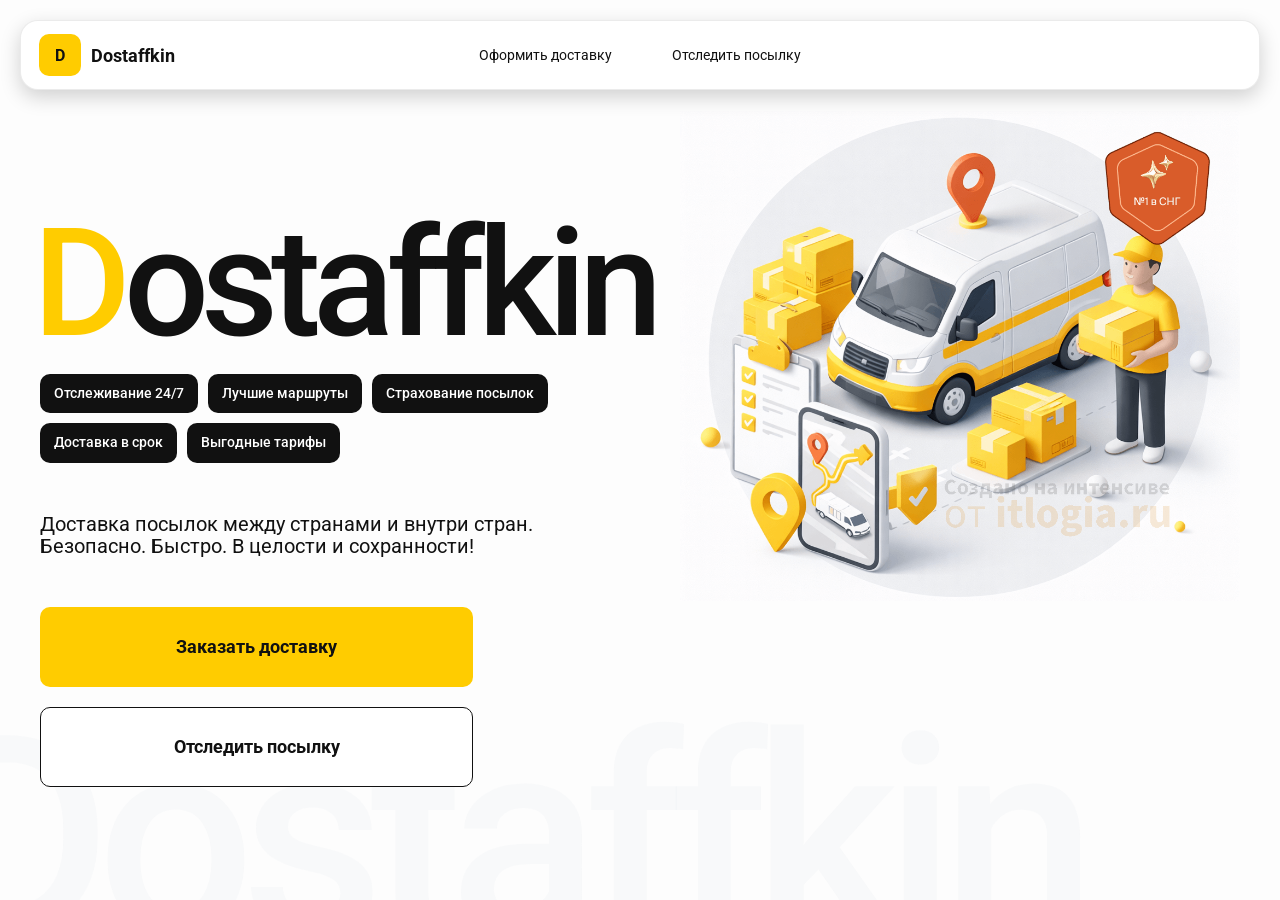
<file: index.html>
<!doctype html>
<html lang="ru">

<head>
    <meta charset="utf-8" />
    <link rel="stylesheet" href="styles/base.css" />
    <link rel="stylesheet" href="styles/base_adaptive.css" />
    <link rel="stylesheet" href="styles/index.css" />
    <link rel="stylesheet" href="styles/index_adaptive.css" />
    <meta name="viewport" content="width=device-width,initial-scale=1,maximum-scale=1,user-scalable=0" />
    <title>Dostaffkin — Доставка посылок между странами и внутри стран. Безопасно. Быстро. В целости и сохранности!
    </title>

</head>

<body>
    <div class="container">
        <header class="header">
            <a class="header-brand" href="#">
                <div class="header-logo">D</div>
                <div class="header-title">Dostaffkin</div>
            </a>
            <nav class="header-menu">
                <a class="header-link" href="./order.html">Оформить <span>доставку</span></a>
                <a class="header-link" href="./track.html">Отследить <span>посылку</span></a>
            </nav>
        </header>
        <main class="main">
            <section class="main-info">
                <div class="main-title">
                    <span>D</span>ostaffkin
                </div>
                <div class="main-features">
                    <div class="main-feature">Отслеживание 24/7</div>
                    <div class="main-feature">Лучшие маршруты</div>
                    <div class="main-feature">Страхование посылок</div>
                    <div class="main-feature">Доставка в срок</div>
                    <div class="main-feature">Выгодные тарифы</div>
                </div>
                <div class="main-description">
                    Доставка посылок между странами и внутри стран.
                    Безопасно. Быстро. В целости и сохранности!
                </div>
                <div class="main-actions">
                    <a class="button" type="button" href="./order.html">Заказать доставку</a>
                    <a class="button button-white" type="button" href="./track.html">Отследить посылку</a>
                </div>
            </section>
            <div class="main-title-ghost">Dostaffkin</div>
            <section class="main-image">
                <img src="images/main-image.png" alt="Main image" />
            </section>
        </main>
    </div>
</body>

</html>
</file>
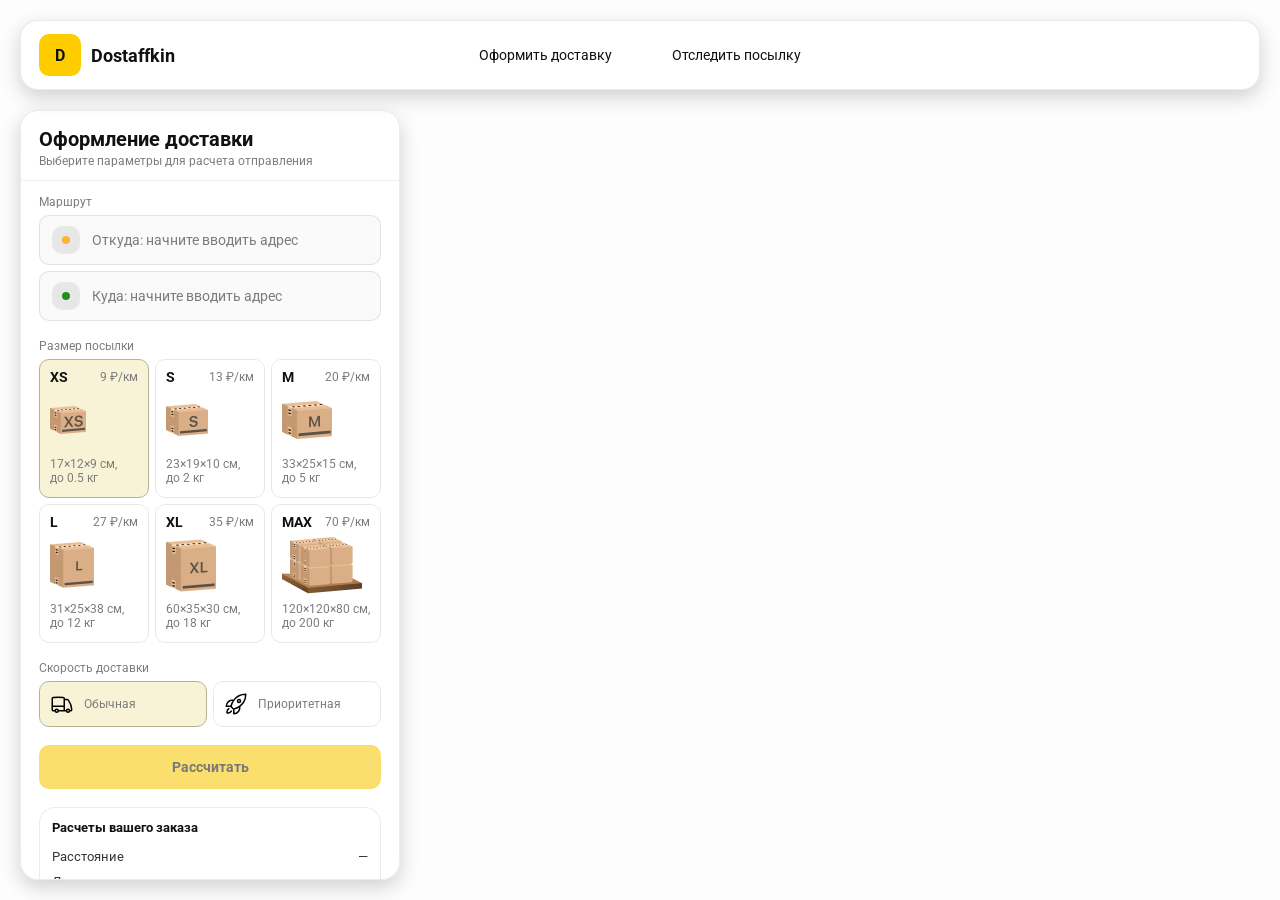
<file: order.html>
<!doctype html>
<html lang="ru">

<head>
    <meta charset="utf-8" />
    <meta name="viewport" content="width=device-width,initial-scale=1,maximum-scale=1,user-scalable=0" />
    <title>Оформление доставки</title>

    <link rel="stylesheet" href="styles/base.css" />
    <link rel="stylesheet" href="styles/base_adaptive.css" />

    <link rel="stylesheet" href="styles/order.css" />
    <link rel="stylesheet" href="styles/order_adaptive.css" />
    <script src="https://api-maps.yandex.ru/2.1/?lang=ru_RU&apikey=5d0053cd-2b7c-4d71-8f24-d5d20f9772f8&suggest_apikey=7717b028-e9ba-4b0b-9090-902c96f6b72b" type="text/javascript"></script>
</head>

<body>
    <div id="map"></div>
    <header class="header">
        <a class="header-brand" href="./index.html">
            <div class="header-logo">D</div>
            <div class="header-title">Dostaffkin</div>
        </a>
        <nav class="header-menu">
            <a class="header-link" href="#">Оформить <span>доставку</span></a>
            <a class="header-link" href="./track.html">Отследить <span>посылку</span></a>
        </nav>
    </header>

    <aside class="main" id="sidebar">
        <div class="main-header">
            <div class="main-title">Оформление доставки</div>
            <div class="main-text">Выберите параметры для расчета отправления</div>
        </div>
        <div class="main-content">

            <div class="main-route">
                <div class="main-block-title">Маршрут</div>
                <div class="main-fields">
                    <div class="main-field" id="fromField">
                        <div class="main-pin"></div>
                        <input id="from" placeholder="Откуда: начните вводить адрес" autocomplete="off" />
                        <div class="main-ac" id="fromAc" role="listbox" aria-label="Подсказки адресов"></div>
                    </div>

                    <div class="main-field" id="toField">
                        <div class="main-pin"></div>
                        <input id="to" placeholder="Куда: начните вводить адрес" autocomplete="off" />
                        <div class="main-ac" id="toAc" role="listbox" aria-label="Подсказки адресов"></div>
                    </div>
                </div>
            </div>
            <div class="main-package">
                <div class="main-block-title">Размер посылки</div>

                <div class="main-sizes">
                    <div class="main-size-card is-active" data-value="xs">
                        <div class="main-size-top">
                            <div class="main-size-label">XS</div>
                            <div class="main-size-rate">9 ₽/км</div>
                        </div>
                        <div class="main-size-media">
                            <img src="images/sizes/xs.png" alt="Короб XS" />
                        </div>
                        <div class="main-size-description">17×12×9 см,<br>до 0.5 кг</div>
                    </div>

                    <div class="main-size-card" data-value="s">
                        <div class="main-size-top">
                            <div class="main-size-label">S</div>
                            <div class="main-size-rate">13 ₽/км</div>
                        </div>
                        <div class="main-size-media">
                            <img src="images/sizes/s.png" alt="Короб S" />
                        </div>
                        <div class="main-size-description">23×19×10 см,<br>до 2 кг</div>
                    </div>

                    <div class="main-size-card" data-value="m">
                        <div class="main-size-top">
                            <div class="main-size-label">M</div>
                            <div class="main-size-rate">20 ₽/км</div>
                        </div>
                        <div class="main-size-media">
                            <img src="images/sizes/m.png" alt="Короб M" />
                        </div>
                        <div class="main-size-description">33×25×15 см,<br>до 5 кг</div>
                    </div>

                    <div class="main-size-card" data-value="l">
                        <div class="main-size-top">
                            <div class="main-size-label">L</div>
                            <div class="main-size-rate">27 ₽/км</div>
                        </div>
                        <div class="main-size-media">
                            <img src="images/sizes/l.png" alt="Короб L" />
                        </div>
                        <div class="main-size-description">31×25×38 см,<br>до 12 кг</div>
                    </div>

                    <div class="main-size-card" data-value="xl">
                        <div class="main-size-top">
                            <div class="main-size-label">XL</div>
                            <div class="main-size-rate">35 ₽/км</div>
                        </div>
                        <div class="main-size-media">
                            <img src="images/sizes/xl.png" alt="Короб XL" />
                        </div>
                        <div class="main-size-description">60×35×30 см,<br>до 18 кг</div>
                    </div>

                    <div class="main-size-card" data-value="max">
                        <div class="main-size-top">
                            <div class="main-size-label">MAX</div>
                            <div class="main-size-rate">70 ₽/км</div>
                        </div>
                        <div class="main-size-media main-size-media-palleta">
                            <img src="images/sizes/max.png" alt="Паллета" />
                        </div>
                        <div class="main-size-description">120×120×80 см,<br>до 200 кг</div>
                    </div>
                </div>
            </div>
            <div class="main-speed">
                <div class="main-block-title">Скорость доставки</div>

                <div class="main-speeds">
                    <div class="main-speed-card is-active" data-value="regular">
                        <img class="main-speed-media" src="images/icons/regular.svg" alt="Regular" />
                        <div class="main-speed-description">Обычная</div>
                    </div>
                    <div class="main-speed-card" data-value="fast">
                        <img class="main-speed-media" src="images/icons/fast.svg" alt="Fast" />
                        <div class="main-speed-description">Приоритетная</div>
                    </div>

                </div>
            </div>
            <div class="main-calculate-block">
                <button id="calc" class="button calculate-button" type="button" disabled>Рассчитать</button>
            </div>
            <div class="main-result" id="result">
                <div class="main-result-title">Расчеты вашего заказа</div>
                <div class="main-result-lines">
                    <div class="main-result-line"><span>Расстояние</span><span id="distanceValue">—</span></div>
                    <div class="main-result-line"><span>Доставим через</span><span id="durationValue">—</span></div>
                    <div class="main-result-line"><span>Тариф</span><span id="rateValue">—</span></div>
                </div>
                <div class="main-price">
                    <div class="main-price-label">Итого</div>
                    <div class="main-price-value" id="totalValue">—</div>
                </div>
            </div>
            <div class="main-order-box">
                <div class="main-order-form" id="orderForm">
                    <div class="main-order-title">Оформление доставки</div>
                    <div class="main-block-info-row">
                        <div class="main-block-title">Контакты</div>
                        <div class="order-fields">
                            <div class="main-field">
                                <input id="customerName" placeholder="Ваше имя" autocomplete="off" />
                            </div>
                            <div class="main-field">
                                <input id="customerPhone" placeholder="Ваш телефон" autocomplete="off"
                                    inputmode="tel" />
                            </div>
                        </div>
                    </div>
                    <div class="main-block-info-row extra-info">
                        <div class="main-block-title">Дополнительная информация</div>
                        <div class="main-field textarea">
                            <textarea id="comment" placeholder="Детали доставки и комментарии"></textarea>
                        </div>
                    </div>
                    <button id="submit" class="button main-submit-request" type="button" disabled>Отправить
                        заявку
                    </button>
                </div>

                <div class="main-order-success" id="orderSuccess">
                    <div class="main-success-icon">✓</div>
                    <div class="main-success-title">Заявка отправлена!</div>
                    <div class="main-success-title">Номер отправления – <span id="orderId"></span></div>
                    <div class="main-success-subtitle">Мы скоро свяжемся с вами</div>
                </div>
            </div>
        </div>
    </aside>


    <script src="scripts/order.js"></script>
</body>

</html>
</file>
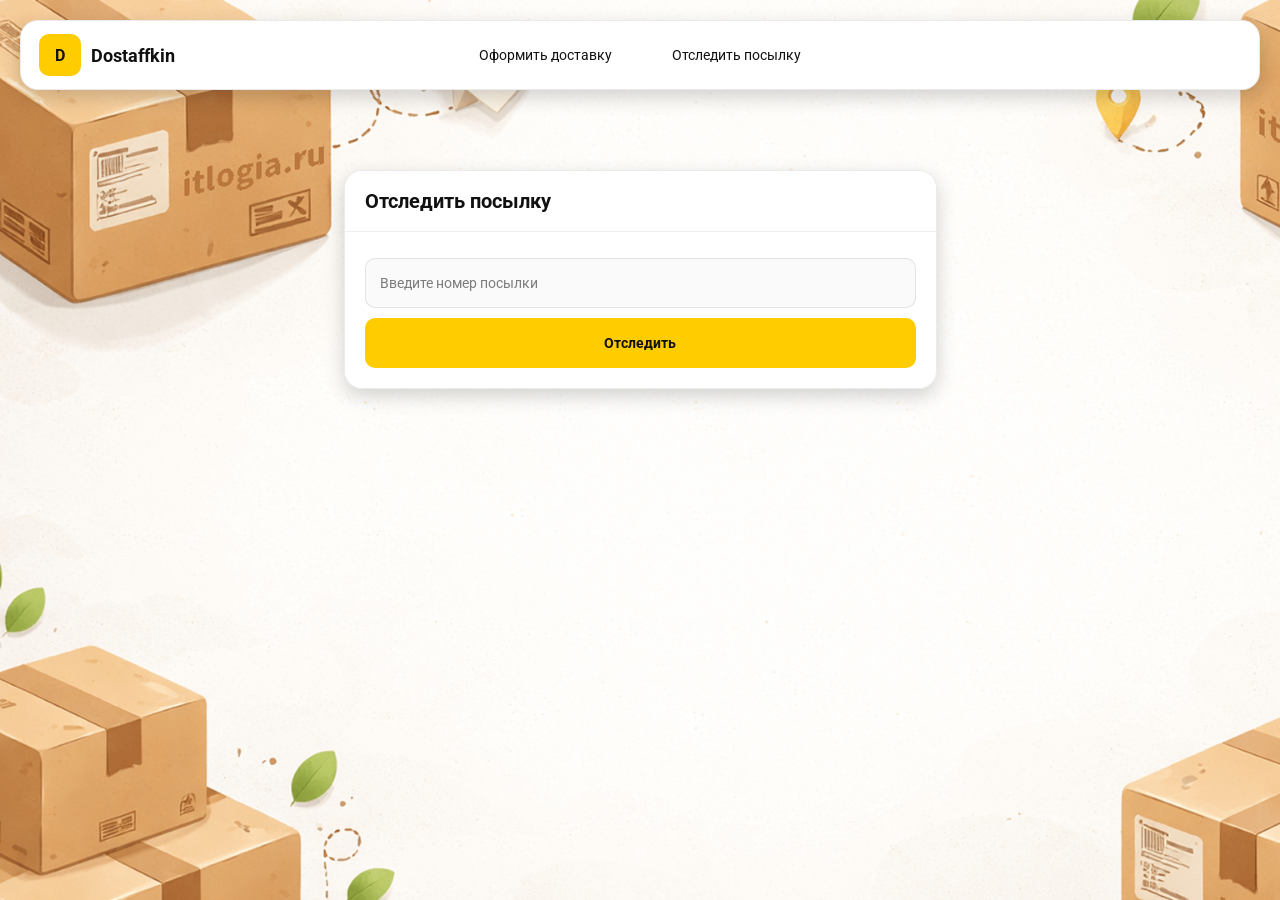
<file: track.html>
<!doctype html>
<html lang="ru">

<head>
    <meta charset="utf-8" />
    <meta name="viewport" content="width=device-width,initial-scale=1,maximum-scale=1,user-scalable=0" />
    <title>Отследить посылку</title>
    <link rel="stylesheet" href="styles/base.css" />
    <link rel="stylesheet" href="styles/base_adaptive.css" />

    <link rel="stylesheet" href="styles/track.css" />
    <link rel="stylesheet" href="styles/track_adaptive.css" />
</head>

<body>
    <div class="container">
        <header class="header">
            <a class="header-brand" href="./index.html">
                <div class="header-logo">D</div>
                <div class="header-title">Dostaffkin</div>
            </a>
            <nav class="header-menu">
                <a class="header-link" href="./order.html">Оформить <span>доставку</span></a>
                <a class="header-link" href="#">Отследить <span>посылку</span></a>
            </nav>
        </header>
        <main class="track-content">
            <section class="track-card track-search">
                <div class="track-title">Отследить посылку</div>
                <div class="track-action">
                    <div class="main-field track-field">
                        <input id="trackNumber" placeholder="Введите номер посылки" autocomplete="off" />
                    </div>
                    <button id="trackButton" class="button track-button" type="button">Отследить</button>
                </div>
            </section>
            <section class="track-card track-result" id="trackResult">
                <div class="track-result-header">
                    <div class="track-id" id="trackIdValue"></div>
                    <div class="track-routes">
                        <div class="track-route">
                            <div class="track-route-pin">
                                <svg xmlns="http://www.w3.org/2000/svg" fill="none" viewBox="0 0 24 24"
                                    stroke-width="1.5" stroke="orange" class="size-6">
                                    <path stroke-linecap="round" stroke-linejoin="round"
                                        d="M15 10.5a3 3 0 1 1-6 0 3 3 0 0 1 6 0Z" />
                                    <path stroke-linecap="round" stroke-linejoin="round"
                                        d="M19.5 10.5c0 7.142-7.5 11.25-7.5 11.25S4.5 17.642 4.5 10.5a7.5 7.5 0 1 1 15 0Z" />
                                </svg>
                            </div>
                            <div class="track-route-address" id="trackFromValue">
                                Откуда: Москва, улица Арбат, 1
                            </div>
                        </div>
                        <div class="track-route track-route-arrow">
                            <svg xmlns="http://www.w3.org/2000/svg" fill="none" viewBox="0 0 24 24" stroke-width="1.5"
                                stroke="currentColor" class="size-6">
                                <path stroke-linecap="round" stroke-linejoin="round"
                                    d="M19.5 13.5 12 21m0 0-7.5-7.5M12 21V3" />
                            </svg>
                        </div>
                        <div class="track-route">
                            <div class="track-route-pin">
                                <svg xmlns="http://www.w3.org/2000/svg" fill="none" viewBox="0 0 24 24"
                                    stroke-width="1.5" stroke="green" class="size-6">
                                    <path stroke-linecap="round" stroke-linejoin="round"
                                        d="M15 10.5a3 3 0 1 1-6 0 3 3 0 0 1 6 0Z" />
                                    <path stroke-linecap="round" stroke-linejoin="round"
                                        d="M19.5 10.5c0 7.142-7.5 11.25-7.5 11.25S4.5 17.642 4.5 10.5a7.5 7.5 0 1 1 15 0Z" />
                                </svg>
                            </div>
                            <div class="track-route-address" id="trackToValue">
                                Куда: Минск, проспект Независимости, 58
                            </div>
                        </div>
                    </div>
                </div>
                <div class="track-info">
                    <div class="track-status-title">Статус данной посылки:</div>
                    <div class="track-status-list" id="trackStatusList">
                    </div>
                </div>
            </section>
        </main>

    </div>
    <script src="scripts/track.js"></script>
</body>

</html>
</file>
<file: styles/base.css>
*, *::before, *::after {
    box-sizing: border-box;
}
@font-face {
    font-family: "Roboto";
    src: url("../fonts/Roboto-Regular.ttf");
    font-weight: normal;
}

@font-face {
    font-family: "Roboto";
    src: url("../fonts/Roboto-Bold.ttf");
    font-weight: bold;
}

@font-face {
    font-family: "Roboto";
    src: url("../fonts/Roboto-Medium.ttf");
    font-weight: 500;
}

html, body {
    margin: 0;
    color: #111111;
    font-family: "Roboto", sans-serif;
}

body {
    background: #FDFDFD;
}

.header {
    border-radius: 18px;
    box-shadow: 0 7px 20px 0 #0000002E;
    backdrop-filter: blur(10px);
    background: #ffffff;
    left: 20px;
    border: 1px solid rgba(0, 0, 0, 0.08);
    position: fixed;
    right: 20px;
    top: 20px;
    padding: 14px 18px;
    height: 70px;
    display: flex;
    align-items: center;
    z-index: 6;
}

.header-brand {
    display: flex;
    align-items: center;
    text-decoration: none;
    gap: 10px;
}

.header-logo {
    width: 42px;
    height: 42px;
    border-radius: 10px;
    background: #FFCC00;
    display: grid;
    place-items: center;
    font-weight: bold;
    color: #111;
}

.header-title {
    font-size: 18px;
    font-weight: bold;
    color: #111111;
    text-decoration: none;
}

.header-menu {
    display: flex;
    align-items: center;
    gap: 60px;
    margin: 0;
    position: absolute;
    left: 50%;
    transform: translateX(-50%);
}

.header-link {
    font-size: 14px;
    color: #111111;
    text-decoration: none;
}

.button {
    border: 0;
    outline: none;
    height: 44px;
    border-radius: 10px;
    font-size: 14px;
    font-weight: bold;
    cursor: pointer;
    font-family: inherit;
    transition: transform .08s ease, opacity .12s ease;
    background: #ffcc00;
    color: #111111;
    text-align: center;
    text-decoration: none;
}

.button:hover {
    background-color: #E5BC19;
}

.button:disabled {
    cursor: not-allowed;
    background-color: #FADE6E;
    color: #787878;
    transform: none;
}

.button.button-white {
    background: #ffffff;
    border: 1px solid #111111;
}

.button.button-white:hover {
    background: rgb(241 241 241);
}

.main-field {
    display: flex;
    align-items: center;
    margin-top: 6px;
    gap: 10px;
    border: 1px solid #1111111A;
    background: #FAFAFA;
    border-radius: 10px;
    padding: 10px 12px;
    position: relative;
    box-sizing: border-box;
    height: 50px;
}

.main-field.textarea {
    height: auto;
}

.main-pin {
    width: 28px;
    height: 28px;
    border-radius: 10px;
    background: rgba(17, 17, 17, 0.08);
    display: grid;
    place-items: center;
    flex: 0 0 auto;
    position: relative;
}

.main-pin::before {
    content: "";
    width: 8px;
    height: 8px;
    border-radius: 999px;
    background: orange;
    opacity: .75;
    display: block;
}

.main-field:last-child .main-pin::before {
    background: green;
    opacity: .85;
}

input, textarea {
    width: 100%;
    border: 0;
    outline: none;
    background: transparent;
    font-size: 14px;
    color: #111111;
    font-family: inherit;
}

textarea {
    resize: vertical;
    min-height: 72px;
    padding: 2px 0;
}

input::placeholder, textarea::placeholder {
    color: #7C7C7C;
}

.main-field:focus-within {
    border-color: rgba(0, 0, 0, 0.20);
    box-shadow: 0 0 0 4px rgba(255, 204, 0, 0.35);
    background: rgba(255, 255, 255, 0.75);
}
</file>
<file: styles/base_adaptive.css>
@media (max-width: 767px) {
    .header {
        left: 10px;
        right: 10px;
        top: 10px;
    }

    .header-link span {
        display: none;
    }

    .header-menu {
        gap: 20px;
        justify-content: flex-start;
        margin: 0 0 0 30px;
        position: static;
        transform: none;
    }
}

@media (max-width: 420px) {
    .header-title {
        display: none;
    }
}

@media (max-width: 374px) {
    .header-menu {
        gap: 10px;
        margin: 0 0 0 10px;
    }
}
</file>
<file: styles/index.css>
.container {
    overflow: hidden;
    min-height: 100vh;
}

.main {
    padding: 111px 40px 40px;
    position: relative;
    display: flex;
}

.main-info {
    max-width: 840px;
    width: 100%;
    position: relative;
}
.main-title {
    margin-top: 98px;
    font-weight: 500;
    font-size: 200px;
    line-height: 1;
    letter-spacing: -0.05em;
    color: #111111;
    left: -15px;
    position: relative;
}

.main-title span {
    color: #ffcc00;
}


.main-features {
    margin-top: 15px;
    display: flex;
    flex-wrap: wrap;
    gap: 10px;
}

.main-feature {
    background: #111111;
    color: #ffffff;
    padding: 12px 14px;
    font-weight: 500;
    font-size: 14px;
    line-height: 1.1;
    border-radius: 10px;
}
.main-description {
    margin-top: 50px;
    max-width: 500px;
    font-size: 20px;
    line-height: 1.1;
    color: #111111;
}

.main-actions {
    margin-top: 50px;
    display: flex;
    flex-direction: column;
    gap: 20px;
}

.main-actions .button {
    height: 80px;
    width: 433px;
    font-size: 18px;
    font-weight: bold;
    place-items: center;
    display: grid;
}

.main-title-ghost {
    position: absolute;
    z-index: -1;
    left: -70px;
    bottom: -150px;
    font-weight: 500;
    font-size: 278px;
    line-height: 1;
    letter-spacing: -0.05em;
    color: #ECEDF04D;
}
.main-image {
    width: 1024px;
    top: 100px;
    z-index: -2;
}

.main-image img {
    width: 100%;
    max-width: 1024px;
    height: auto;
    display: block;
}
</file>
<file: styles/index_adaptive.css>
@media (max-width: 1760px) {
    .main-title {
        font-size: 150px;
        left: -7px;
    }

    .main-info {
        max-width: 640px;
    }
}
@media (max-width: 1200px) {
    .main-info {
        max-width: 540px;
    }

    .main {
        padding: 111px 20px 20px;
    }

    .main-title {
        font-size: 120px;
        left: -4px;
    }

    .main-title-ghost {
        font-size: 220px;
    }
}
@media (max-width: 1024px) {
    .main-title {
        margin-top: 30px;
    }

    .main {
        flex-direction: column-reverse;
    }

    .main-image {
        max-width: 350px;
        position: absolute;
        left: 370px;
        top: 370px;
    }

    .main-info {
        max-width: 100%;
    }

    .main-actions {
        gap: 10px;
    }

    .main-actions .button {
        height: 50px;
        font-size: 14px;
        width: auto;
        max-width: 300px;
    }

    .main-description {
        max-width: 350px;
    }
}
@media (max-width: 570px) {
    .main-title {
        font-size: 88px;
    }

    .main-description {
        max-width: 100%
    }

    .main-actions {
       width: 100%;
    }

    .main-actions .button {
        width: 100%;
        max-width: 100%
    }

    .main-image {
        max-width: 650px;
        position: absolute;
        left: 170px;
        top: 70px;
        opacity: 0.2;
    }
}
@media (max-width: 400px) {
    .main-title {
        font-size: 70px;
    }
}
</file>
<file: styles/order.css>
#map {
    position: fixed;
    inset: 0;
}
.main {
    border-radius: 18px;
    box-shadow: 0 7px 20px 0 #0000002E;
    backdrop-filter: blur(10px);
    background: rgba(255, 255, 255, 0.96);
    left: 20px;
    border: 1px solid rgba(0, 0, 0, 0.08);
    position: fixed;
    top: 110px;
    bottom: 20px;
    width: 380px;
    display: flex;
    flex-direction: column;
    overflow: hidden;
    z-index: 5;
}
.main-header {
    padding: 18px 18px 12px 18px;
    border-bottom: 1px solid rgba(0, 0, 0, 0.06);
    display: flex;
    flex-direction: column;
}

.main-title {
    font-size: 20px;
    line-height: 100%;
    font-weight: bold;
}

.main-text {
    font-size: 12px;
    margin-top: 5px;
    color: #7C7C7C;
}
.main-content {
    padding: 14px 18px 18px 18px;
    overflow: auto;
    scrollbar-width: none;
    display: flex;
    flex-direction: column;
    gap: 18px;
    flex: 1;
}
.main-block-title {
    font-size: 12px;
    color: #7C7C7C;
}

.main-route .main-block-title,
.main-package .main-block-title {
    margin-bottom: 6px;
}




.main-sizes {
    display: grid;
    gap: 6px;
    grid-template-columns: repeat(3, 1fr);
}

.main-size-card {
    border: 1px solid #E8E8E7;
    background: #FFFFFF;
    border-radius: 10px;
    padding: 10px;
    cursor: pointer;
    user-select: none;
    transition: transform .08s ease, border-color .12s ease, background .12s ease;
    min-height: 139px;
}

.main-size-card:hover {
    transform: translateY(-1px);
}

.main-size-card.is-active {
    background-color: #F8F2D6;
    border-color: #B7B196;
}

.main-size-top {
    display: flex;
    align-items: center;
    justify-content: space-between;
}

.main-size-label {
    font-weight: bold;
    font-size: 14px;
    color: #111111;
    line-height: 100%;
}

.main-size-rate {
    font-size: 12px;
    color: #7C7C7C;
    line-height: 100%;
}

.main-size-media {
    margin-top: 8px;
    height: 57px;
}

.main-size-description {
    margin-top: 8px;
    font-size: 12px;
    color: #7C7C7C;
    line-height: 1.2;
}
.calculate-button {
    width: 100%;
}
.main-result {
    border: 1px solid rgba(0, 0, 0, 0.08);
    background: rgba(255, 255, 255, 0.75);
    border-radius: 16px;
    padding: 12px;
    line-height: 1.25;
}

.main-result-title {
    font-weight: bold;
    font-size: 13px;
    color: #111111;
    margin-bottom: 13px;
}

.main-result-lines {
    gap: 8px;
    display: flex;
    flex-direction: column;
}

.main-result-line {
    font-size: 13px;
    color: rgba(17, 17, 17, 0.85);
    display: flex;
    justify-content: space-between;
}

.main-price {
    margin-top: 18px;
    padding-top: 10px;
    border-top: 1px dashed rgba(0, 0, 0, 0.12);
    display: flex;
    align-items: baseline;
    justify-content: space-between;
}

.main-price-label {
    font-size: 12px;
    color: rgba(17, 17, 17, 0.55);
}

.main-price-value {
    font-size: 20px;
    font-weight: bold;
    color: #111111;
    letter-spacing: -0.3px;
}
.main-order-box {
    background: #ffffff;
    border: 1px solid #E8E8E7;
    border-radius: 10px;
    padding: 12px;
}

.main-order-title {
    margin-bottom: 8px;
    font-weight: bold;
    font-size: 14px;
    color: #111111;
}

.main-block-info {
    display: flex;
    flex-direction: column;
    gap: 6px;
}

.order-fields {
    display: grid;
    grid-template-columns: 1fr 1fr;
    column-gap: 10px;
    margin-top: 6px;
}

.main-block-info-row.extra-info {
    display: block;
    margin-top: 13px;
}

.main-submit-request {
    width: 100%;
    margin-top: 6px;
}

.main-order-success {
    display: none;
    text-align: center;
    padding: 22px 12px;
    gap: 12px;
}

.main-order-success.is-visible {
    display: flex;
    flex-direction: column;
    align-items: center;
}

.main-success-icon {
    width: 56px;
    height: 56px;
    border-radius: 50%;
    background: #16a34a;
    color: #ffffff;
    display: grid;
    place-items: center;
    font-size: 30px;
}

.main-success-title {
    font-size: 14px;
    font-weight: bold;
    color: #111111;
}

.main-success-subtitle {
    font-size: 12px;
    color: rgba(17, 17, 17, 0.55);
    line-height: 1.3;
}
.main-speed .main-block-title {
    margin-bottom: 6px;
}

.main-speeds {
    display: grid;
    gap: 6px;
    grid-template-columns: repeat(2, 1fr);
}

.main-speed-card {
    border: 1px solid #E8E8E7;
    background: #FFFFFF;
    border-radius: 10px;
    padding: 10px;
    cursor: pointer;
    user-select: none;
    transition: transform .08s ease, border-color .12s ease, background .12s ease;
    display: flex;
    align-items: center;
    gap: 10px;
}

.main-speed-card:hover {
    transform: translateY(-1px);
}

.main-speed-card.is-active {
    background-color: #F8F2D6;
    border-color: #B7B196;
}

.main-speed-description {
    font-size: 12px;
    color: #7C7C7C;
    line-height: 1.2;
}
</file>
<file: styles/order_adaptive.css>
@media (max-width: 767px) {
    .main {
        left: 10px;
        right: 10px;
        top: 50%;
        bottom: 12px;
        width: auto;
        max-width: none;
    }
}

@media (max-width: 420px) {
    .main-sizes {
        grid-template-columns: repeat(2, 1fr);
    }
}
</file>
<file: styles/track.css>
.container {
    background: #F4F4F4 url("../images/track-bg.png");
    background-size: cover;
    min-height: 100vh;
    padding: 170px 0 50px 0;
}
.track-content {
    width: 593px;
    margin: 0 auto;
}
.track-card {
    width: 100%;
    border-radius: 18px;
    box-shadow: 0 7px 20px 0 #0000002E;
    backdrop-filter: blur(10px);
    background: rgba(255, 255, 255, 0.96);
    border: 1px solid rgba(0, 0, 0, 0.08);
}

.track-title {
    font-size: 20px;
    line-height: 100%;
    font-weight: bold;
    border-bottom: 1px solid #EEEEEE;
    padding: 20px;
}

.track-action {
    padding: 20px;
}

.track-button {
    width: 100%;
    height: 50px;
}

.track-field {
    margin-bottom: 10px;
}
.track-result {
    margin-top: 5px;
    display: none;
}

.track-result.is-visible {
    display: block;
}

.track-result-header {
    font-weight: bold;
    font-size: 14px;
    color: #111111;
    padding: 20px;
    border-bottom: 1px solid #EEEEEE;
}

.track-id {
    margin-bottom: 12px;
    font-size: 20px;
}

.track-routes {
    display: flex;
    flex-direction: column;
    gap: 10px;
    font-weight: normal;
}

.track-route {
    display: flex;
    align-items: center;
    gap: 10px;
}

.track-route-pin {
    width: 24px;
    height: 24px;
    flex-shrink: 0;
}

.track-route-arrow {
    padding: 15px 0;
    width: 24px;
    height: 24px;
}

.track-info {
    padding: 20px;
}

.track-status {
    display: flex;
    align-items: center;
    font-size: 12px;
    gap: 10px;
}

.track-status-title {
    font-size: 14px;
    color: #111111;
    margin-bottom: 20px;
}

.track-status-list {
    display: flex;
    flex-direction: column;
    gap: 15px;
}

.track-status-icon {
    width: 40px;
    height: 40px;
    border-radius: 50%;
    background: rgba(17, 17, 17, 0.08);
    display: grid;
    place-items: center;
    flex: 0 0 auto;
}

.track-status.created .track-status-icon {
    background-color: #F1CB00;
}

.track-status.in-way .track-status-icon {
    background-color: #F08A11;
}

.track-status.ready .track-status-icon {
    background-color: #A35D0A;
}

.track-status.done .track-status-icon {
    background-color: #37C93B;
}

.track-status-text {
    display: flex;
    align-items: center;
    justify-content: space-between;
    color: #111111;
    font-size: 12px;
    flex: 1;
}

.track-status-date {
    color: rgba(17, 17, 17, 0.55);
}
</file>
<file: styles/track_adaptive.css>
@media (max-width: 767px) {
    .container {
        padding: 130px 0 50px 0;
    }

    .track-content {
        width: 100%;
        padding-left: 10px;
        padding-right: 10px;
    }

    .track-result-header {
        padding: 20px;
    }
}
</file>
